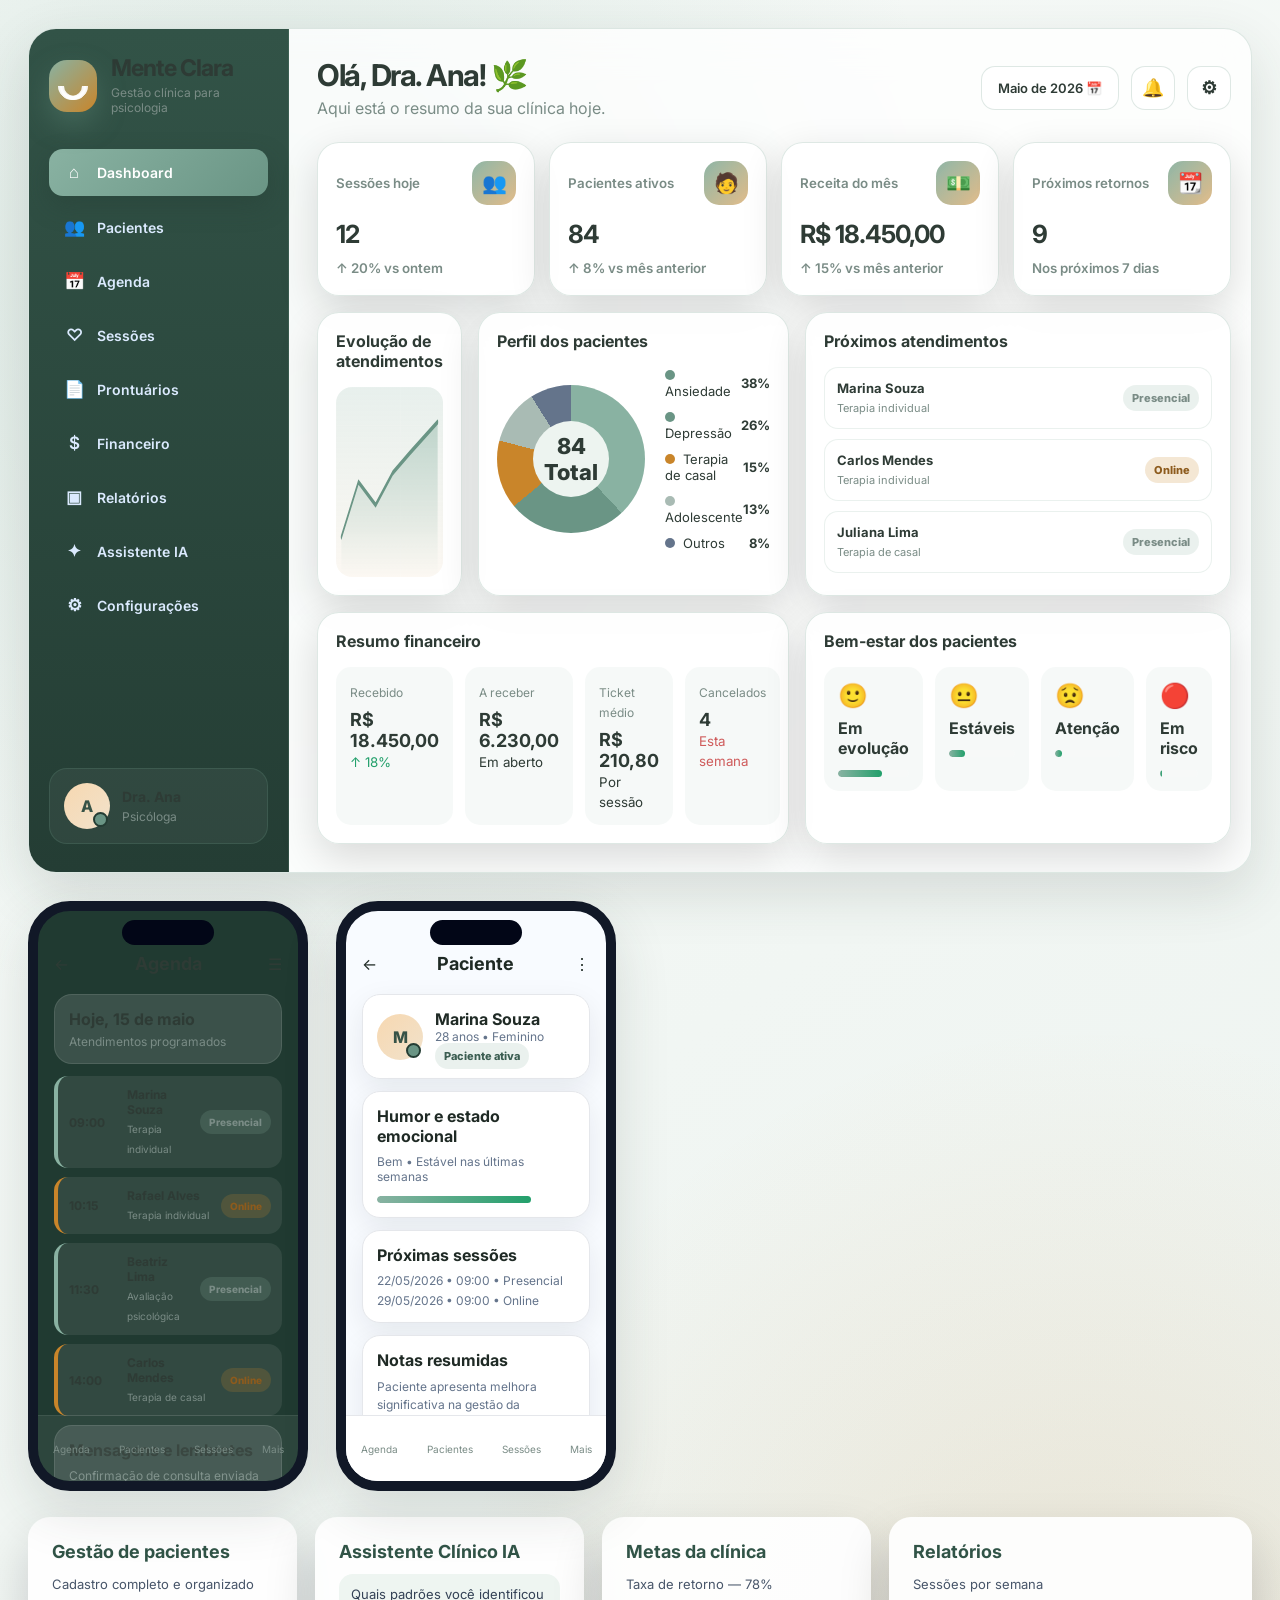
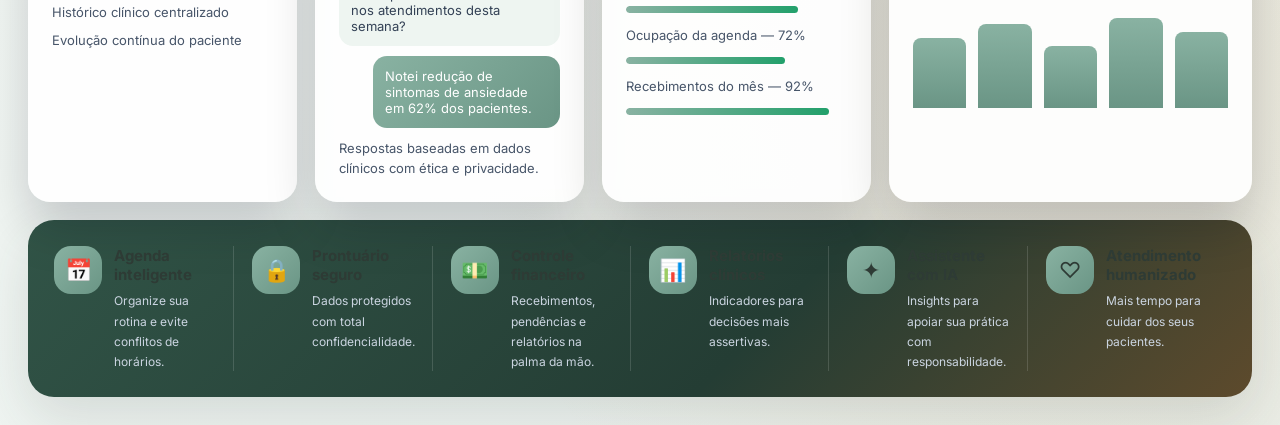
<file: copia.html>
<!DOCTYPE html>
<html lang="pt-BR">
<head>
  <meta charset="UTF-8" />
  <meta name="viewport" content="width=device-width, initial-scale=1.0" />
  <title>Mente Clara | Sistema Clínico de Psicologia</title>
  <link rel="preconnect" href="https://fonts.googleapis.com">
  <link rel="preconnect" href="https://fonts.gstatic.com" crossorigin>
  <link href="https://fonts.googleapis.com/css2?family=Inter:wght@400;500;600;700;800&display=swap" rel="stylesheet">
  <style>
    :root {
      --bg-main: #f4f8f6;
      --bg-card: rgba(255, 255, 255, 0.92);
      --bg-card-soft: rgba(137, 178, 162, 0.08);
      --bg-light: #fbf9f6;
      --primary: #89b2a2;
      --primary-2: #6a9585;
      --secondary: #c9852a;
      --success: #22a06b;
      --warning: #d38b2f;
      --danger: #cf5b5b;
      --text: #2e3b35;
      --text-soft: #7a8c86;
      --text-dark: #1f2a25;
      --border: rgba(106, 149, 133, 0.22);
      --shadow: 0 20px 55px rgba(46, 59, 53, 0.14);
      --radius-xl: 28px;
      --radius-lg: 22px;
      --radius-md: 16px;
    }

    * {
      margin: 0;
      padding: 0;
      box-sizing: border-box;
    }

    body {
      font-family: "Inter", sans-serif;
      color: var(--text);
      min-height: 100vh;
      background:
        radial-gradient(circle at 18% 14%, rgba(137, 178, 162, 0.26), transparent 36%),
        radial-gradient(circle at 85% 82%, rgba(201, 133, 42, 0.14), transparent 32%),
        linear-gradient(145deg, #f8fbf9 0%, #f1f6f3 52%, #ecf2ef 100%);
      overflow-x: hidden;
    }

    .page {
      width: min(1720px, 100%);
      margin: 0 auto;
      padding: 28px;
    }

    .hero-grid {
      display: grid;
      grid-template-columns: minmax(740px, 1fr) 600px;
      gap: 28px;
      align-items: stretch;
    }

    .dashboard-shell {
      min-height: 640px;
      border: 1px solid var(--border);
      background: rgba(255, 255, 255, 0.78);
      border-radius: var(--radius-xl);
      box-shadow: var(--shadow);
      display: grid;
      grid-template-columns: 260px 1fr;
      overflow: hidden;
      backdrop-filter: blur(22px);
    }

    .sidebar {
      padding: 28px 20px;
      border-right: 1px solid var(--border);
      background: linear-gradient(180deg, #325347 0%, #243d34 100%);
      display: flex;
      flex-direction: column;
    }

    .brand {
      display: flex;
      align-items: center;
      gap: 14px;
      margin-bottom: 34px;
    }

    .logo {
      width: 52px;
      height: 52px;
      border-radius: 18px;
      background: linear-gradient(135deg, var(--primary), var(--secondary));
      position: relative;
      box-shadow: 0 12px 28px rgba(106, 149, 133, 0.34);
    }

    .logo::before,
    .logo::after {
      content: "";
      position: absolute;
      border: 4px solid white;
      border-top-color: transparent;
      border-left-color: transparent;
      width: 20px;
      height: 20px;
      border-radius: 50%;
      transform: rotate(45deg);
      opacity: 0.92;
    }

    .logo::before { left: 9px; top: 12px; }
    .logo::after { right: 9px; top: 12px; }

    .brand h1 {
      font-size: 23px;
      line-height: 1;
      letter-spacing: -0.04em;
    }

    .brand span {
      display: block;
      color: var(--text-soft);
      font-size: 12px;
      margin-top: 5px;
    }

    .nav {
      display: grid;
      gap: 8px;
    }

    .nav-item {
      display: flex;
      align-items: center;
      gap: 12px;
      padding: 13px 14px;
      color: #dbeafe;
      border-radius: 14px;
      font-size: 14px;
      font-weight: 600;
      cursor: pointer;
      transition: 0.2s ease;
    }

    .nav-item:hover,
    .nav-item.active {
      background: linear-gradient(135deg, var(--primary), var(--primary-2));
      color: white;
      box-shadow: 0 10px 24px rgba(36, 61, 52, 0.35);
    }

    .nav-icon {
      width: 22px;
      text-align: center;
      font-size: 17px;
    }

    .profile-card {
      margin-top: auto;
      padding: 14px;
      border: 1px solid var(--border);
      border-radius: 18px;
      background: rgba(255, 255, 255, 0.05);
      display: flex;
      align-items: center;
      gap: 12px;
    }

    .avatar {
      width: 46px;
      height: 46px;
      border-radius: 50%;
      background: linear-gradient(135deg, #f7d8b1, #f1e2cb);
      display: grid;
      place-items: center;
      color: #375347;
      font-weight: 800;
      position: relative;
      flex: none;
    }

    .avatar::after {
      content: "";
      width: 11px;
      height: 11px;
      border-radius: 50%;
      background: var(--primary-2);
      position: absolute;
      bottom: 2px;
      right: 2px;
      border: 2px solid #243d34;
    }

    .profile-card strong {
      display: block;
      font-size: 14px;
    }

    .profile-card span {
      color: var(--text-soft);
      font-size: 12px;
    }

    .content {
      padding: 28px;
    }

    .topbar {
      display: flex;
      justify-content: space-between;
      gap: 20px;
      align-items: center;
      margin-bottom: 24px;
    }

    .topbar h2 {
      font-size: 30px;
      letter-spacing: -0.05em;
    }

    .topbar p {
      color: var(--text-soft);
      margin-top: 5px;
    }

    .top-actions {
      display: flex;
      align-items: center;
      gap: 12px;
    }

    .pill,
    .icon-btn {
      border: 1px solid var(--border);
      background: rgba(255, 255, 255, 0.85);
      color: var(--text);
      border-radius: 14px;
      height: 44px;
      display: inline-flex;
      align-items: center;
      justify-content: center;
      padding: 0 16px;
      font-weight: 600;
      font-size: 13px;
    }

    .icon-btn {
      width: 44px;
      padding: 0;
      font-size: 18px;
    }

    .metrics {
      display: grid;
      grid-template-columns: repeat(4, 1fr);
      gap: 14px;
      margin-bottom: 16px;
    }

    .metric-card,
    .panel {
      border: 1px solid var(--border);
      background: var(--bg-card);
      border-radius: var(--radius-lg);
      padding: 18px;
      box-shadow: 0 14px 40px rgba(0, 0, 0, 0.14);
    }

    .metric-top {
      display: flex;
      align-items: center;
      justify-content: space-between;
      margin-bottom: 14px;
    }

    .metric-icon {
      width: 44px;
      height: 44px;
      border-radius: 15px;
      display: grid;
      place-items: center;
      background: linear-gradient(135deg, rgba(137, 178, 162, 0.95), rgba(201, 133, 42, 0.55));
      font-size: 20px;
    }

    .metric-card small {
      color: var(--text-soft);
      font-weight: 600;
    }

    .metric-card h3 {
      font-size: 25px;
      margin-bottom: 8px;
      letter-spacing: -0.04em;
    }

    .up { color: var(--success); }
    .warn { color: var(--warning); }
    .danger { color: var(--danger); }

    .dashboard-grid {
      display: grid;
      grid-template-columns: 1.25fr 0.9fr 0.78fr;
      gap: 16px;
    }

    .panel h3 {
      font-size: 16px;
      margin-bottom: 16px;
    }

    .chart-line {
      height: 190px;
      border-radius: 16px;
      position: relative;
      overflow: hidden;
      background:
        linear-gradient(rgba(255,255,255,0.06) 1px, transparent 1px),
        linear-gradient(90deg, rgba(255,255,255,0.06) 1px, transparent 1px),
        linear-gradient(180deg, rgba(137, 178, 162, 0.2), rgba(201, 133, 42, 0.06));
      background-size: 100% 38px, 64px 100%, 100% 100%;
    }

    .chart-line svg {
      width: 100%;
      height: 100%;
    }

    .donut-wrap {
      display: flex;
      align-items: center;
      gap: 20px;
    }

    .donut {
      width: 148px;
      height: 148px;
      border-radius: 50%;
      background: conic-gradient(var(--primary) 0 38%, var(--primary-2) 38% 64%, #c9852a 64% 79%, #a9bbb4 79% 91%, #64748b 91% 100%);
      display: grid;
      place-items: center;
      flex: none;
    }

    .donut::before {
      content: "84\A Total";
      white-space: pre;
      width: 76px;
      height: 76px;
      border-radius: 50%;
      background: #edf4f0;
      display: grid;
      place-items: center;
      text-align: center;
      font-weight: 800;
      font-size: 22px;
      line-height: 1.2;
      color: #2e3b35;
    }

    .legend {
      display: grid;
      gap: 10px;
      width: 100%;
    }

    .legend-row {
      display: flex;
      align-items: center;
      justify-content: space-between;
      color: var(--text);
      font-size: 13px;
    }

    .dot {
      display: inline-block;
      width: 10px;
      height: 10px;
      border-radius: 50%;
      margin-right: 8px;
      background: var(--primary-2);
    }

    .agenda-list,
    .patient-list,
    .notes-list {
      display: grid;
      gap: 10px;
    }

    .appointment,
    .patient-row,
    .note-row {
      padding: 12px;
      border-radius: 14px;
      background: rgba(255,255,255,0.86);
      border: 1px solid rgba(137,178,162,0.18);
      display: flex;
      align-items: center;
      justify-content: space-between;
      gap: 12px;
    }

    .appointment strong,
    .patient-row strong,
    .note-row strong {
      font-size: 13px;
      display: block;
    }

    .appointment span,
    .patient-row span,
    .note-row span {
      color: var(--text-soft);
      font-size: 11px;
    }

    .badge {
      padding: 6px 9px;
      border-radius: 999px;
      background: rgba(137,178,162,0.18);
      color: #3c5e52;
      font-size: 11px;
      font-weight: 800;
      white-space: nowrap;
    }

    .badge.purple {
      background: rgba(201,133,42,0.2);
      color: #8d5b1d;
    }

    .wide-panel {
      grid-column: span 2;
    }

    .finance-cards {
      display: grid;
      grid-template-columns: repeat(4, 1fr);
      gap: 12px;
    }

    .mini-finance {
      padding: 14px;
      background: rgba(137,178,162,0.08);
      border-radius: 15px;
    }

    .mini-finance span {
      color: var(--text-soft);
      font-size: 12px;
    }

    .mini-finance strong {
      display: block;
      margin-top: 8px;
      font-size: 18px;
    }

    .wellbeing {
      display: grid;
      grid-template-columns: repeat(4, 1fr);
      gap: 12px;
    }

    .mood {
      padding: 14px;
      border-radius: 15px;
      background: rgba(137,178,162,0.08);
    }

    .mood .emoji {
      font-size: 24px;
      margin-bottom: 8px;
    }

    .progress {
      height: 7px;
      border-radius: 999px;
      background: rgba(255,255,255,0.12);
      overflow: hidden;
      margin-top: 12px;
    }

    .progress span {
      display: block;
      height: 100%;
      width: var(--w);
      background: linear-gradient(90deg, var(--primary), var(--success));
      border-radius: inherit;
    }

    .phones {
      display: flex;
      gap: 28px;
      align-items: center;
      justify-content: center;
    }

    .phone {
      width: 280px;
      height: 590px;
      border-radius: 42px;
      border: 10px solid #111827;
      box-shadow: var(--shadow);
      overflow: hidden;
      background: #203a31;
      position: relative;
    }

    .phone.light {
      background: #f8fbff;
      color: var(--text-dark);
    }

    .phone::before {
      content: "";
      position: absolute;
      top: 9px;
      left: 50%;
      transform: translateX(-50%);
      width: 92px;
      height: 25px;
      background: #020617;
      border-radius: 999px;
      z-index: 10;
    }

    .phone-screen {
      padding: 42px 16px 18px;
      height: 100%;
      overflow: hidden;
    }

    .mobile-header {
      display: flex;
      align-items: center;
      justify-content: space-between;
      margin-bottom: 20px;
    }

    .mobile-header h3 {
      font-size: 18px;
    }

    .mobile-card {
      border: 1px solid rgba(255,255,255,0.1);
      background: rgba(255,255,255,0.12);
      border-radius: 18px;
      padding: 14px;
      margin-bottom: 12px;
    }

    .phone.light .mobile-card {
      border-color: #e5e7eb;
      background: white;
      box-shadow: 0 10px 30px rgba(15,23,42,0.08);
    }

    .schedule-item,
    .expense-item {
      display: grid;
      grid-template-columns: 48px 1fr auto;
      gap: 10px;
      align-items: center;
      padding: 11px;
      border-radius: 14px;
      background: rgba(255,255,255,0.08);
      margin-bottom: 9px;
      border-left: 4px solid var(--primary);
    }

    .phone.light .expense-item {
      background: #f8fafc;
      border-left-color: transparent;
    }

    .schedule-item strong,
    .expense-item strong {
      font-size: 12px;
      display: block;
    }

    .schedule-item span,
    .expense-item span {
      color: var(--text-soft);
      font-size: 10px;
    }

    .expense-icon {
      width: 38px;
      height: 38px;
      border-radius: 13px;
      background: rgba(137,178,162,0.18);
      display: grid;
      place-items: center;
      color: var(--primary);
    }

    .bottom-nav {
      position: absolute;
      bottom: 0;
      left: 0;
      right: 0;
      height: 66px;
      background: rgba(255,255,255,0.06);
      border-top: 1px solid rgba(255,255,255,0.08);
      display: flex;
      align-items: center;
      justify-content: space-around;
      font-size: 10px;
      color: var(--text-soft);
    }

    .phone.light .bottom-nav {
      background: white;
      border-top-color: #e5e7eb;
    }

    .feature-row {
      display: grid;
      grid-template-columns: 1fr 1fr 1fr 1.35fr;
      gap: 18px;
      margin-top: 26px;
    }

    .feature-card {
      background: rgba(255,255,255,0.92);
      color: var(--text-dark);
      border-radius: 22px;
      padding: 24px;
      box-shadow: 0 24px 50px rgba(2, 8, 23, 0.18);
      min-height: 150px;
    }

    .feature-card h3 {
      font-size: 18px;
      margin-bottom: 12px;
      color: #315447;
    }

    .feature-card p,
    .feature-card li {
      color: #475569;
      font-size: 13px;
      line-height: 1.55;
    }

    .feature-card ul {
      list-style: none;
      display: grid;
      gap: 8px;
      margin-top: 12px;
    }

    .ai-bubble {
      padding: 12px;
      border-radius: 14px;
      background: #eef5f1;
      margin-bottom: 10px;
      font-size: 13px;
      color: #334155;
    }

    .ai-bubble.user {
      background: linear-gradient(135deg, var(--primary), var(--primary-2));
      color: white;
      margin-left: 34px;
    }

    .bars {
      height: 100px;
      display: flex;
      align-items: end;
      gap: 12px;
      margin-top: 14px;
    }

    .bar {
      flex: 1;
      border-radius: 8px 8px 0 0;
      background: linear-gradient(180deg, var(--primary), var(--primary-2));
      height: var(--h);
    }

    .benefits {
      margin-top: 18px;
      padding: 26px;
      border-radius: 26px;
      background: linear-gradient(135deg, #315447 0%, #243d34 60%, #5d4a2c 100%);
      box-shadow: var(--shadow);
      display: grid;
      grid-template-columns: repeat(6, 1fr);
      gap: 18px;
    }

    .benefit {
      display: flex;
      gap: 12px;
      align-items: flex-start;
      border-right: 1px solid rgba(255,255,255,0.14);
      padding-right: 12px;
    }

    .benefit:last-child {
      border-right: none;
    }

    .benefit-icon {
      width: 48px;
      height: 48px;
      border-radius: 17px;
      flex: none;
      display: grid;
      place-items: center;
      background: linear-gradient(135deg, var(--primary), var(--primary-2));
      font-size: 22px;
    }

    .benefit strong {
      display: block;
      font-size: 15px;
      margin-bottom: 5px;
    }

    .benefit span {
      color: #cbd5e1;
      font-size: 12px;
      line-height: 1.45;
    }

    @media (max-width: 1450px) {
      .hero-grid {
        grid-template-columns: 1fr;
      }

      .phones {
        justify-content: flex-start;
      }
    }

    @media (max-width: 980px) {
      .page { padding: 16px; }
      .dashboard-shell {
        grid-template-columns: 1fr;
      }
      .sidebar {
        display: none;
      }
      .metrics,
      .dashboard-grid,
      .feature-row,
      .benefits,
      .finance-cards,
      .wellbeing {
        grid-template-columns: 1fr;
      }
      .wide-panel { grid-column: span 1; }
      .phones {
        flex-direction: column;
      }
      .topbar {
        align-items: flex-start;
        flex-direction: column;
      }
    }
  </style>
</head>
<body>
  <main class="page">
    <section class="hero-grid">
      <div class="dashboard-shell">
        <aside class="sidebar">
          <div class="brand">
            <div class="logo"></div>
            <div>
              <h1>Mente Clara</h1>
              <span>Gestão clínica para psicologia</span>
            </div>
          </div>

          <nav class="nav">
            <div class="nav-item active"><span class="nav-icon">⌂</span>Dashboard</div>
            <div class="nav-item"><span class="nav-icon">👥</span>Pacientes</div>
            <div class="nav-item"><span class="nav-icon">📅</span>Agenda</div>
            <div class="nav-item"><span class="nav-icon">♡</span>Sessões</div>
            <div class="nav-item"><span class="nav-icon">📄</span>Prontuários</div>
            <div class="nav-item"><span class="nav-icon">$</span>Financeiro</div>
            <div class="nav-item"><span class="nav-icon">▣</span>Relatórios</div>
            <div class="nav-item"><span class="nav-icon">✦</span>Assistente IA</div>
            <div class="nav-item"><span class="nav-icon">⚙</span>Configurações</div>
          </nav>

          <div class="profile-card">
            <div class="avatar">A</div>
            <div>
              <strong>Dra. Ana</strong>
              <span>Psicóloga</span>
            </div>
          </div>
        </aside>

        <section class="content">
          <header class="topbar">
            <div>
              <h2>Olá, Dra. Ana! 🌿</h2>
              <p>Aqui está o resumo da sua clínica hoje.</p>
            </div>
            <div class="top-actions">
              <div class="pill">Maio de 2026 📅</div>
              <button class="icon-btn">🔔</button>
              <button class="icon-btn">⚙</button>
            </div>
          </header>

          <section class="metrics">
            <article class="metric-card">
              <div class="metric-top"><small>Sessões hoje</small><div class="metric-icon">👥</div></div>
              <h3>12</h3>
              <small class="up">↑ 20% vs ontem</small>
            </article>
            <article class="metric-card">
              <div class="metric-top"><small>Pacientes ativos</small><div class="metric-icon">🧑</div></div>
              <h3>84</h3>
              <small class="up">↑ 8% vs mês anterior</small>
            </article>
            <article class="metric-card">
              <div class="metric-top"><small>Receita do mês</small><div class="metric-icon">💵</div></div>
              <h3>R$ 18.450,00</h3>
              <small class="up">↑ 15% vs mês anterior</small>
            </article>
            <article class="metric-card">
              <div class="metric-top"><small>Próximos retornos</small><div class="metric-icon">📆</div></div>
              <h3>9</h3>
              <small>Nos próximos 7 dias</small>
            </article>
          </section>

          <section class="dashboard-grid">
            <article class="panel">
              <h3>Evolução de atendimentos</h3>
              <div class="chart-line">
                <svg viewBox="0 0 500 190" preserveAspectRatio="none">
                  <defs>
                    <linearGradient id="area" x1="0" y1="0" x2="0" y2="1">
                      <stop offset="0" stop-color="#89b2a2" stop-opacity="0.45" />
                      <stop offset="1" stop-color="#89b2a2" stop-opacity="0" />
                    </linearGradient>
                  </defs>
                  <path d="M25 150 L105 95 L185 118 L265 86 L345 66 L475 35 L475 190 L25 190 Z" fill="url(#area)" />
                  <path d="M25 150 L105 95 L185 118 L265 86 L345 66 L475 35" fill="none" stroke="#6a9585" stroke-width="5" stroke-linecap="round" />
                </svg>
              </div>
            </article>

            <article class="panel">
              <h3>Perfil dos pacientes</h3>
              <div class="donut-wrap">
                <div class="donut"></div>
                <div class="legend">
                  <div class="legend-row"><span><i class="dot"></i>Ansiedade</span><strong>38%</strong></div>
                  <div class="legend-row"><span><i class="dot" style="background:#6a9585"></i>Depressão</span><strong>26%</strong></div>
                  <div class="legend-row"><span><i class="dot" style="background:#c9852a"></i>Terapia de casal</span><strong>15%</strong></div>
                  <div class="legend-row"><span><i class="dot" style="background:#a9bbb4"></i>Adolescente</span><strong>13%</strong></div>
                  <div class="legend-row"><span><i class="dot" style="background:#64748b"></i>Outros</span><strong>8%</strong></div>
                </div>
              </div>
            </article>

            <article class="panel">
              <h3>Próximos atendimentos</h3>
              <div class="agenda-list">
                <div class="appointment"><div><strong>Marina Souza</strong><span>Terapia individual</span></div><span class="badge">Presencial</span></div>
                <div class="appointment"><div><strong>Carlos Mendes</strong><span>Terapia individual</span></div><span class="badge purple">Online</span></div>
                <div class="appointment"><div><strong>Juliana Lima</strong><span>Terapia de casal</span></div><span class="badge">Presencial</span></div>
              </div>
            </article>

            <article class="panel wide-panel">
              <h3>Resumo financeiro</h3>
              <div class="finance-cards">
                <div class="mini-finance"><span>Recebido</span><strong>R$ 18.450,00</strong><small class="up">↑ 18%</small></div>
                <div class="mini-finance"><span>A receber</span><strong>R$ 6.230,00</strong><small>Em aberto</small></div>
                <div class="mini-finance"><span>Ticket médio</span><strong>R$ 210,80</strong><small>Por sessão</small></div>
                <div class="mini-finance"><span>Cancelados</span><strong>4</strong><small class="danger">Esta semana</small></div>
              </div>
            </article>

            <article class="panel">
              <h3>Bem-estar dos pacientes</h3>
              <div class="wellbeing">
                <div class="mood"><div class="emoji">🙂</div><strong>Em evolução</strong><div class="progress" style="--w:62%"><span></span></div></div>
                <div class="mood"><div class="emoji">😐</div><strong>Estáveis</strong><div class="progress" style="--w:24%"><span></span></div></div>
                <div class="mood"><div class="emoji">😟</div><strong>Atenção</strong><div class="progress" style="--w:10%"><span></span></div></div>
                <div class="mood"><div class="emoji">🔴</div><strong>Em risco</strong><div class="progress" style="--w:4%"><span></span></div></div>
              </div>
            </article>
          </section>
        </section>
      </div>

      <div class="phones">
        <article class="phone">
          <div class="phone-screen">
            <header class="mobile-header"><span>←</span><h3>Agenda</h3><span>☰</span></header>
            <div class="mobile-card"><strong>Hoje, 15 de maio</strong><p style="color:var(--text-soft);font-size:12px;margin-top:5px;">Atendimentos programados</p></div>
            <div class="schedule-item"><strong>09:00</strong><div><strong>Marina Souza</strong><span>Terapia individual</span></div><span class="badge">Presencial</span></div>
            <div class="schedule-item" style="border-left-color:#c9852a"><strong>10:15</strong><div><strong>Rafael Alves</strong><span>Terapia individual</span></div><span class="badge purple">Online</span></div>
            <div class="schedule-item"><strong>11:30</strong><div><strong>Beatriz Lima</strong><span>Avaliação psicológica</span></div><span class="badge">Presencial</span></div>
            <div class="schedule-item" style="border-left-color:#c9852a"><strong>14:00</strong><div><strong>Carlos Mendes</strong><span>Terapia de casal</span></div><span class="badge purple">Online</span></div>
            <div class="mobile-card"><strong>Mensagens e lembretes</strong><p style="color:var(--text-soft);font-size:12px;margin-top:8px;">Confirmação de consulta enviada para amanhã às 09:00.</p></div>
            <div class="bottom-nav"><span>Agenda</span><span>Pacientes</span><span>Sessões</span><span>Mais</span></div>
          </div>
        </article>

        <article class="phone light">
          <div class="phone-screen">
            <header class="mobile-header"><span>←</span><h3>Paciente</h3><span>⋮</span></header>
            <div class="mobile-card">
              <div style="display:flex;align-items:center;gap:12px;">
                <div class="avatar">M</div>
                <div><strong>Marina Souza</strong><p style="color:#64748b;font-size:12px;">28 anos • Feminino</p><span class="badge">Paciente ativa</span></div>
              </div>
            </div>
            <div class="mobile-card"><strong>Humor e estado emocional</strong><p style="color:#64748b;font-size:12px;margin:8px 0;">Bem • Estável nas últimas semanas</p><div class="progress" style="--w:78%"><span></span></div></div>
            <div class="mobile-card"><strong>Próximas sessões</strong><p style="color:#64748b;font-size:12px;margin-top:8px;">22/05/2026 • 09:00 • Presencial</p><p style="color:#64748b;font-size:12px;margin-top:5px;">29/05/2026 • 09:00 • Online</p></div>
            <div class="mobile-card"><strong>Notas resumidas</strong><p style="color:#64748b;font-size:12px;margin-top:8px;line-height:1.5;">Paciente apresenta melhora significativa na gestão da ansiedade e nos padrões de pensamento.</p></div>
            <div class="bottom-nav"><span>Agenda</span><span>Pacientes</span><span>Sessões</span><span>Mais</span></div>
          </div>
        </article>
      </div>
    </section>

    <section class="feature-row">
      <article class="feature-card">
        <h3>Gestão de pacientes</h3>
        <ul>
          <li>Cadastro completo e organizado</li>
          <li>Histórico clínico centralizado</li>
          <li>Evolução contínua do paciente</li>
        </ul>
      </article>

      <article class="feature-card">
        <h3>Assistente Clínico IA</h3>
        <div class="ai-bubble">Quais padrões você identificou nos atendimentos desta semana?</div>
        <div class="ai-bubble user">Notei redução de sintomas de ansiedade em 62% dos pacientes.</div>
        <p>Respostas baseadas em dados clínicos com ética e privacidade.</p>
      </article>

      <article class="feature-card">
        <h3>Metas da clínica</h3>
        <p>Taxa de retorno — 78%</p><div class="progress" style="--w:78%"><span></span></div>
        <p style="margin-top:12px;">Ocupação da agenda — 72%</p><div class="progress" style="--w:72%"><span></span></div>
        <p style="margin-top:12px;">Recebimentos do mês — 92%</p><div class="progress" style="--w:92%"><span></span></div>
      </article>

      <article class="feature-card">
        <h3>Relatórios</h3>
        <p>Sessões por semana</p>
        <div class="bars">
          <div class="bar" style="--h:70%"></div>
          <div class="bar" style="--h:84%"></div>
          <div class="bar" style="--h:62%"></div>
          <div class="bar" style="--h:90%"></div>
          <div class="bar" style="--h:76%"></div>
        </div>
      </article>
    </section>

    <section class="benefits">
      <div class="benefit"><div class="benefit-icon">📅</div><div><strong>Agenda inteligente</strong><span>Organize sua rotina e evite conflitos de horários.</span></div></div>
      <div class="benefit"><div class="benefit-icon">🔒</div><div><strong>Prontuário seguro</strong><span>Dados protegidos com total confidencialidade.</span></div></div>
      <div class="benefit"><div class="benefit-icon">💵</div><div><strong>Controle financeiro</strong><span>Recebimentos, pendências e relatórios na palma da mão.</span></div></div>
      <div class="benefit"><div class="benefit-icon">📊</div><div><strong>Relatórios clínicos</strong><span>Indicadores para decisões mais assertivas.</span></div></div>
      <div class="benefit"><div class="benefit-icon">✦</div><div><strong>Assistente com IA</strong><span>Insights para apoiar sua prática com responsabilidade.</span></div></div>
      <div class="benefit"><div class="benefit-icon">♡</div><div><strong>Atendimento humanizado</strong><span>Mais tempo para cuidar dos seus pacientes.</span></div></div>
    </section>
  </main>
</body>
</html>
</file>
